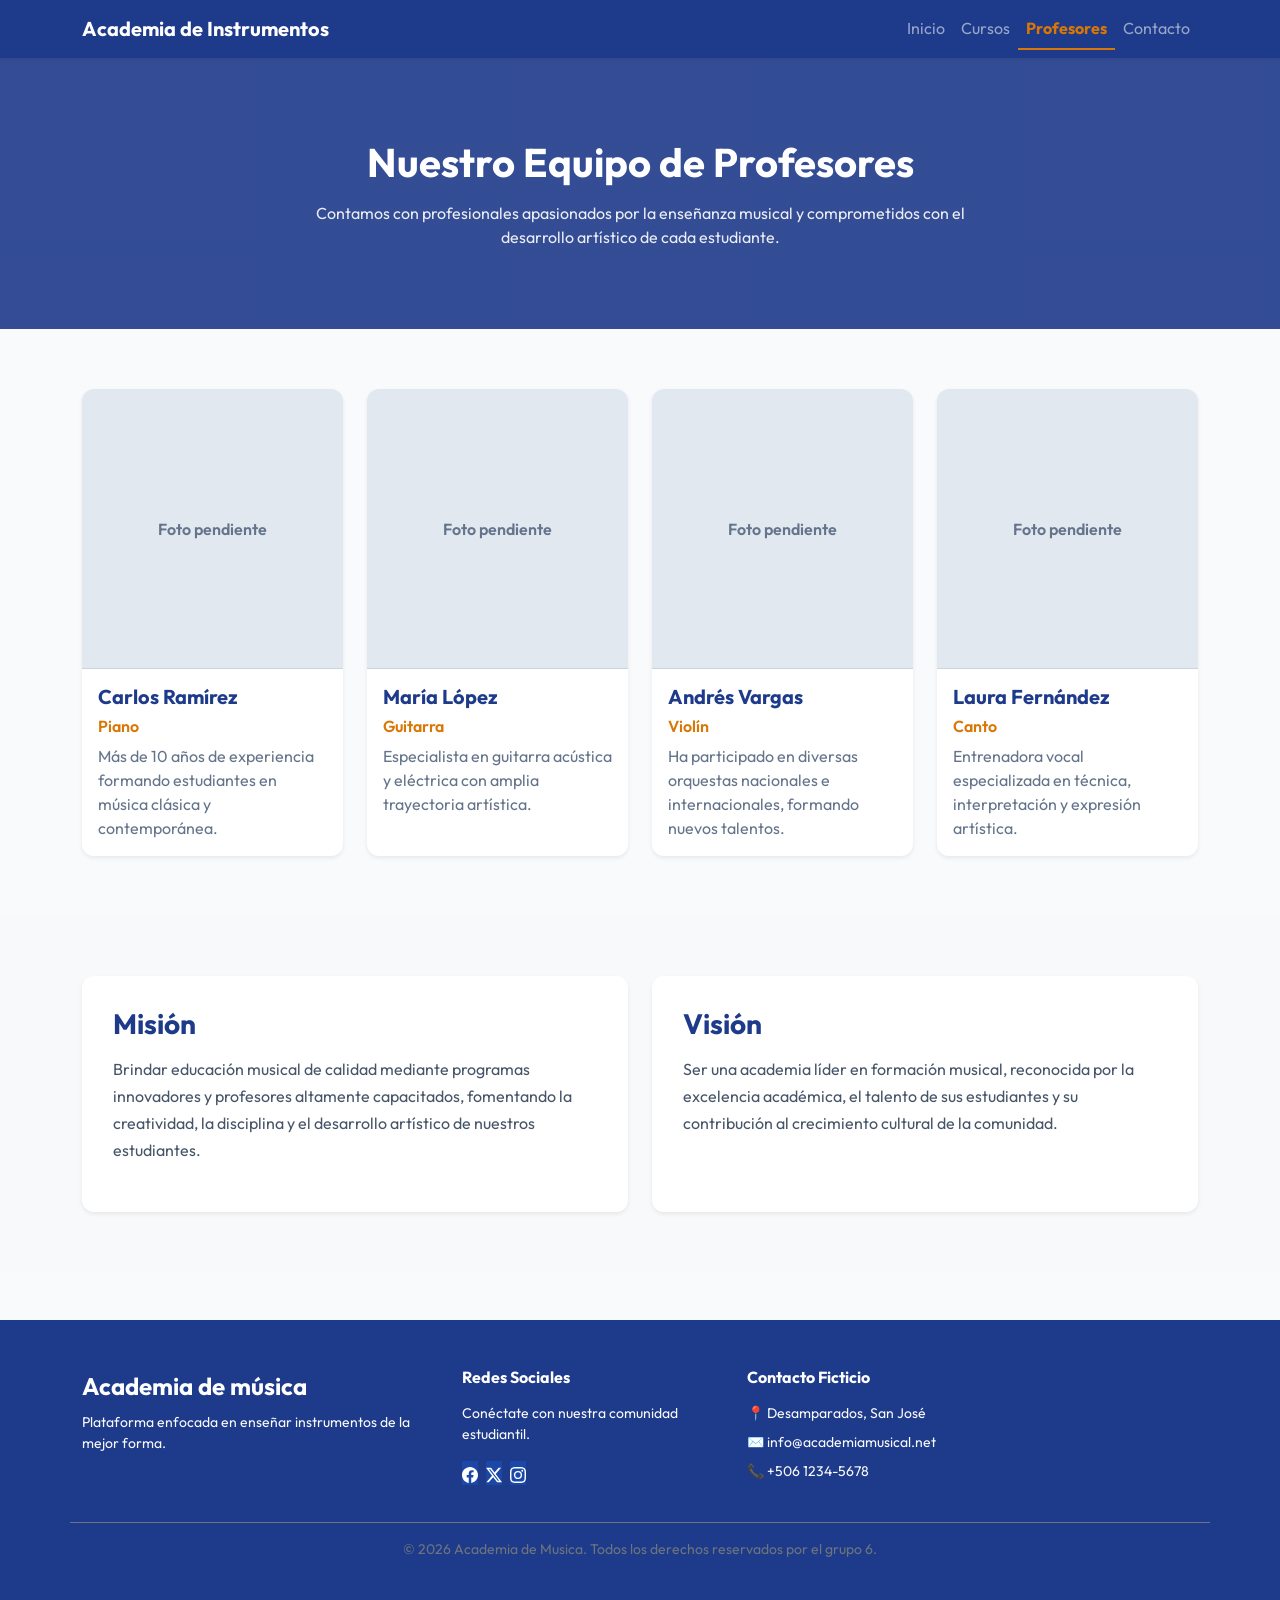
<file: profesores.html>
<!DOCTYPE html>
<html lang="es">

<head>
  <meta charset="UTF-8">
  <meta name="viewport" content="width=device-width, initial-scale=1.0">
  <title>Academia de Instrumentos - Inicio</title>

  <!--import de bootstrap -->
  <link href="https://cdn.jsdelivr.net/npm/bootstrap@5.3.3/dist/css/bootstrap.min.css" rel="stylesheet">
  <!--import de los css -->
  <link rel="stylesheet" href="css/style.css">
  <link rel="stylesheet" href="css/profesores.css">
</head>

<body>


  <!-- navbar con componentes bootstrap -->
  <nav class="navbar navbar-expand-lg navbar-dark bg-navy shadow-sm sticky-top">
    <div class="container">
      <a class="navbar-brand fw-bold" href="index.html">
        Academia<span> de Instrumentos</span>
      </a>
      <!-- boton que despliega el menu o las opciones -->
      <button class="navbar-toggler" type="button" data-bs-toggle="collapse" data-bs-target="#navbarNav"
        aria-controls="navbarNav" aria-expanded="false" aria-label="menu">
        <span class="navbar-toggler-icon"></span>
      </button>

      <div class="collapse navbar-collapse" id="navbarNav">
        <ul class="navbar-nav ms-auto">
          <li class="nav-item">
            <a class="nav-link" href="index.html">Inicio</a>
          </li>
          <li class="nav-item">
            <a class="nav-link" href="cursos.html">Cursos</a>
          </li>
          <li class="nav-item">
            <a class="nav-link active" href="profesores.html">Profesores</a>
          </li>
          <li class="nav-item">
            <a class="nav-link" href="contacto.html">Contacto</a>
          </li>
        </ul>
      </div>
    </div>
  </nav>

  <main>

    <!-- Encabezado -->
    <section class="hero-profesores">
        <div class="container">
            <h1>Nuestro Equipo de Profesores</h1>
            <p>
                Contamos con profesionales apasionados por la enseñanza musical
                y comprometidos con el desarrollo artístico de cada estudiante.
            </p>
        </div>
    </section>

    <!-- Profesores -->
    <section class="seccion-navy">
        <div class="container">

            <div class="row g-4">

                <!-- Profesor 1 -->
                <div class="col-md-6 col-lg-3">
                    <div class="card profesor-card shadow-sm h-100">

                        <div class="placeholder-foto">
                            Foto pendiente
                        </div>

                        <div class="card-body">
                            <h5 class="card-title">Carlos Ramírez</h5>
                            <h6 class="especialidad">Piano</h6>
                            <p class="card-text">
                                Más de 10 años de experiencia formando estudiantes
                                en música clásica y contemporánea.
                            </p>
                        </div>
                    </div>
                </div>

                <!-- Profesor 2 -->
                <div class="col-md-6 col-lg-3">
                    <div class="card profesor-card shadow-sm h-100">

                        <div class="placeholder-foto">
                            Foto pendiente
                        </div>

                        <div class="card-body">
                            <h5 class="card-title">María López</h5>
                            <h6 class="especialidad">Guitarra</h6>
                            <p class="card-text">
                                Especialista en guitarra acústica y eléctrica con
                                amplia trayectoria artística.
                            </p>
                        </div>
                    </div>
                </div>

                <!-- Profesor 3 -->
                <div class="col-md-6 col-lg-3">
                    <div class="card profesor-card shadow-sm h-100">

                        <div class="placeholder-foto">
                            Foto pendiente
                        </div>

                        <div class="card-body">
                            <h5 class="card-title">Andrés Vargas</h5>
                            <h6 class="especialidad">Violín</h6>
                            <p class="card-text">
                                Ha participado en diversas orquestas nacionales e
                                internacionales, formando nuevos talentos.
                            </p>
                        </div>
                    </div>
                </div>

                <!-- Profesor 4 -->
                <div class="col-md-6 col-lg-3">
                    <div class="card profesor-card shadow-sm h-100">

                        <div class="placeholder-foto">
                            Foto pendiente
                        </div>

                        <div class="card-body">
                            <h5 class="card-title">Laura Fernández</h5>
                            <h6 class="especialidad">Canto</h6>
                            <p class="card-text">
                                Entrenadora vocal especializada en técnica,
                                interpretación y expresión artística.
                            </p>
                        </div>
                    </div>
                </div>

            </div>

        </div>
    </section>

    <!-- Misión y Visión -->
    <section class="seccion-navy bg-light">
        <div class="container">

            <div class="row g-4">

                <div class="col-md-6">
                    <div class="card info-card shadow-sm">
                        <div class="card-body">
                            <h3>Misión</h3>
                            <p>
                                Brindar educación musical de calidad mediante programas
                                innovadores y profesores altamente capacitados,
                                fomentando la creatividad, la disciplina y el
                                desarrollo artístico de nuestros estudiantes.
                            </p>
                        </div>
                    </div>
                </div>

                <div class="col-md-6">
                    <div class="card info-card shadow-sm">
                        <div class="card-body">
                            <h3>Visión</h3>
                            <p>
                                Ser una academia líder en formación musical,
                                reconocida por la excelencia académica, el talento
                                de sus estudiantes y su contribución al crecimiento
                                cultural de la comunidad.
                            </p>
                        </div>
                    </div>
                </div>

            </div>

        </div>
    </section>

</main>

  <!-- footer -->
  <!-- acordarme de preguntarle a la profe si se pueden hacer referencia a componentes como el footer y el navbar 
   desde el index.html para no estar copiando y pegando el codigo-->
  <footer class="bg-navy text-light py-5 mt-5">
    <div class="container">
      <div class="row g-4">

        <!--marca y logo-->
        <div class="col-lg-4 col-md-6">
          <div class="navbar-brand fw-bold text-white fs-4 mb-2 d-block">
            Academia<span> de música</span>
          </div>
          <p class="text-light small">
            Plataforma enfocada en enseñar instrumentos de la mejor forma.
          </p>
        </div>

        <!-- redes -->
        <div class="col-lg-3 col-md-6">
          <h4 class="h6 fw-bold text-white mb-3">Redes Sociales</h4>
          <p class="text-light small mb-3">Conéctate con nuestra comunidad estudiantil.</p>
          <div class="d-flex gap-2">
            <!-- face -->
            <a href="#" class="social-media-icon text-white bg-primary bg-opacity-25" aria-label="Facebook">
              <svg width="16" height="16" fill="currentColor" viewBox="0 0 16 16">
                <!-- este path esta definido por  bootstrap icons-->
                <path
                  d="M16 8.049c0-4.446-3.582-8.05-8-8.05C3.58 0-.002 3.603-.002 8.05c0 4.017 2.926 7.347 6.75 7.951v-5.625h-2.03V8.05H6.75V6.275c0-2.017 1.195-3.131 3.022-3.131.876 0 1.791.157 1.791.157v1.98h-1.009c-.993 0-1.303.621-1.303 1.258v1.51h2.218l-.354 2.326H9.25V16c3.824-.604 6.75-3.934 6.75-7.951z" />
              </svg>
            </a>
            <!-- tw -->
            <a href="#" class="social-media-icon text-white bg-primary bg-opacity-25" aria-label="Twitter">
              <svg width="16" height="16" fill="currentColor" viewBox="0 0 16 16">
                <!-- este path esta definido por  bootstrap icons-->
                <path
                  d="M12.6.75h2.454l-5.36 6.142L16 15.25h-4.937l-3.867-5.07-4.425 5.07H.316l5.733-6.57L0 .75h5.063l3.495 4.633L12.6.75zm-.86 13.028h1.36L4.323 2.145H2.865l8.875 11.633z" />
              </svg>
            </a>
            <!-- insta -->
            <a href="#" class="social-media-icon text-white bg-primary bg-opacity-25" aria-label="Instagram">
              <svg width="16" height="16" fill="currentColor" viewBox="0 0 16 16">
                <!-- este path esta definido por  bootstrap icons-->
                <path
                  d="M8 0C5.829 0 5.556.01 4.703.048 3.85.088 3.269.222 2.76.42a3.9 3.9 0 0 0-1.417.923A3.9 3.9 0 0 0 .42 2.76C.222 3.268.087 3.85.048 4.7.01 5.555 0 5.827 0 8.001c0 2.172.01 2.444.048 3.297.04.852.174 1.433.372 1.942.205.526.478.972.923 1.417.444.445.89.719 1.416.923.51.198 1.09.333 1.942.372C5.555 15.99 5.827 16 8 16s2.444-.01 3.298-.048c.851-.04 1.434-.174 1.943-.372a3.9 3.9 0 0 0 1.416-.923c.445-.445.718-.891.923-1.417.197-.509.332-1.09.372-1.942C15.99 10.445 16 10.173 16 8s-.01-2.445-.048-3.299c-.04-.851-.175-1.433-.372-1.941a3.9 3.9 0 0 0-.923-1.417A3.9 3.9 0 0 0 13.24.42c-.51-.198-1.092-.333-1.943-.372C10.443.01 10.172 0 7.998 0zm-.717 1.442h.718c2.136 0 2.389.007 3.232.046.78.035 1.204.166 1.486.275.373.145.64.319.92.599.28.28.453.546.598.92.11.281.24.705.275 1.485.039.843.047 1.096.047 3.231s-.008 2.389-.047 3.232c-.035.78-.166 1.203-.275 1.485a2.5 2.5 0 0 1-.599.919c-.28.28-.546.453-.92.598-.28.11-.704.24-1.485.276-.843.038-1.096.047-3.232.047s-2.39-.009-3.233-.047c-.78-.036-1.203-.166-1.485-.276a2.5 2.5 0 0 1-.92-.598 2.5 2.5 0 0 1-.6-.92c-.109-.281-.24-.705-.275-1.485-.038-.843-.046-1.096-.046-3.233s.008-2.388.046-3.231c.036-.78.166-1.204.276-1.486.145-.373.319-.64.599-.92.28-.28.546-.453.92-.598.282-.11.705-.24 1.485-.276.738-.034 1.024-.044 2.515-.045zm4.988 1.328a.96.96 0 1 0 0 1.92.96.96 0 0 0 0-1.92m-4.27 1.122a4.109 4.109 0 1 0 0 8.217 4.109 4.109 0 0 0 0-8.217m0 1.441a2.667 2.667 0 1 1 0 5.334 2.667 2.667 0 0 1 0-5.334" />
              </svg>
            </a>
          </div>
        </div>

        <!-- Contacto Ficticio -->
        <div class="col-lg-3 col-md-6">
          <h4 class="h6 fw-bold text-white mb-3">Contacto Ficticio</h4>
          <ul class="list-unstyled text-light small">
            <li class="mb-2">📍 Desamparados, San José</li>
            <li class="mb-2">✉️ info@academiamusical.net</li>
            <li class="mb-2">📞 +506 1234-5678</li>
          </ul>
        </div>

      </div>

      <!-- Fila de Derechos Reservados -->
      <div class="row mt-4 pt-3 border-top border-secondary">
        <div class="col-12 text-center text-secondary small">
          © 2026 Academia de Musica. Todos los derechos reservados por el grupo 6.
        </div>
      </div>

    </div>
  </footer>
  <!-- bundle para que sea responsive con moviles, js,bootstrap-->
  <script src="https://cdn.jsdelivr.net/npm/bootstrap@5.3.3/dist/js/bootstrap.bundle.min.js"></script>

</body>

</html>
</file>
<file: css/style.css>
/* import de fuente de google */
@import url('https://fonts.googleapis.com/css2?family=Outfit:wght@400;600;700&display=swap');

/* Paleta de colores actual en el sitio: los colores pueden cambiar segun lo decidan y les parezca */
/* hasta ahora estamos usando estos */
/* #d97706 (anaranjado) */
/* #1e3a8a (azul) */
/* #f8fafc (gris de fondo casi blanco) */

:root {
    --primary-color: #d97706;
    --secondary-color: #1e3a8a;
    --bg-color: #f8fafc;
}

body {
    font-family: 'Outfit', sans-serif;
    background-color: var(--bg-color);
    color: #334155;
}

/* personalizacion de clases de bootstrap */
.bg-navy {
    background-color: var(--secondary-color) !important;
}

.texto-navy {
    color: var(--secondary-color) !important;
}

.btn-academy {
    background-color: var(--primary-color) !important;
    color: #ffffff !important;
    border: none;
}

.btn-academy:hover {
    background-color: #b45309 !important;
    color: #ffffff !important;
}

/* en el navbar activa el colorcito de la opcion que esta seleccionada*/
.navbar-dark .navbar-nav .nav-link.active {
    color: var(--primary-color) !important;
    font-weight: 700;
    border-bottom: 2px solid var(--primary-color);
}

/* margen de seccion */
.seccion-navy {
    padding: 60px 0;
}

/* redes sociales del footer */
.redes-icono {
    width: 32px;
    height: 32px;
    background-color: rgba(255, 255, 255, 0.1);
    color: #ffffff;
    border-radius: 50%;
    display: inline-flex;
    align-items: center;
    justify-content: center;
    transition: 0.2s ease;
}

.redes-icono:hover {
    background-color: var(--primary-color);
    color: #ffffff;
}

/* placeholder de las paginas en desarrollo*/
/* esto despues acuerdense de quitarlo segun el rol */
.dev-placeholder {
    min-height: 50vh;
    display: flex;
    align-items: center;
    justify-content: center;
}

.dev-card {
    background-color: #ffffff;
    border: 2px dashed var(--primary-color);
    border-radius: 8px;
    padding: 40px;
}

.dev-icon {
    font-size: 3rem;
}

.dev-title {
    font-size: 1.5rem;
}

.dev-text {
    color: #6b7280;
    font-size: 0.9rem;
}
</file>
<file: css/profesores.css>
@import url("./style.css");

/* ==========================
   ENCABEZADO
========================== */

.hero-profesores {
    background: linear-gradient(
        rgba(30, 58, 138, 0.9),
        rgba(30, 58, 138, 0.9)
    );
    color: white;
    padding: 80px 0;
    text-align: center;
}

.hero-profesores h1 {
    font-weight: 700;
    margin-bottom: 15px;
}

.hero-profesores p {
    max-width: 700px;
    margin: auto;
    opacity: 0.9;
}

/* ==========================
   TARJETAS DE PROFESORES
========================== */

.profesor-card {
    border: none;
    border-radius: 12px;
    overflow: hidden;
    transition: 0.3s ease;
}

.profesor-card:hover {
    transform: translateY(-5px);
}

.profesor-card img {
    height: 280px;
    object-fit: cover;
}

.profesor-card .card-title {
    color: var(--secondary-color);
    font-weight: 700;
}

.profesor-card .especialidad {
    color: var(--primary-color);
    font-weight: 600;
}

.profesor-card .card-text {
    color: #64748b;
}

/* ==========================
   MISIÓN Y VISIÓN
========================== */

.info-card {
    border: none;
    border-radius: 12px;
    height: 100%;
    padding: 15px;
}

.info-card h3 {
    color: var(--secondary-color);
    font-weight: 700;
    margin-bottom: 15px;
}

.info-card p {
    color: #475569;
    line-height: 1.7;
}

/* ==========================
   RESPONSIVE
========================== */

@media (max-width: 768px) {

    .hero-profesores {
        padding: 60px 20px;
    }

    .profesor-card img {
        height: 220px;
    }

}
/* ==========================
   Foto antes de cargar la imagen real
========================== */
.placeholder-foto {
    height: 280px;
    background-color: #e2e8f0;
    color: #64748b;
    display: flex;
    align-items: center;
    justify-content: center;
    font-weight: 600;
    border-bottom: 1px solid #cbd5e1;
}
</file>
